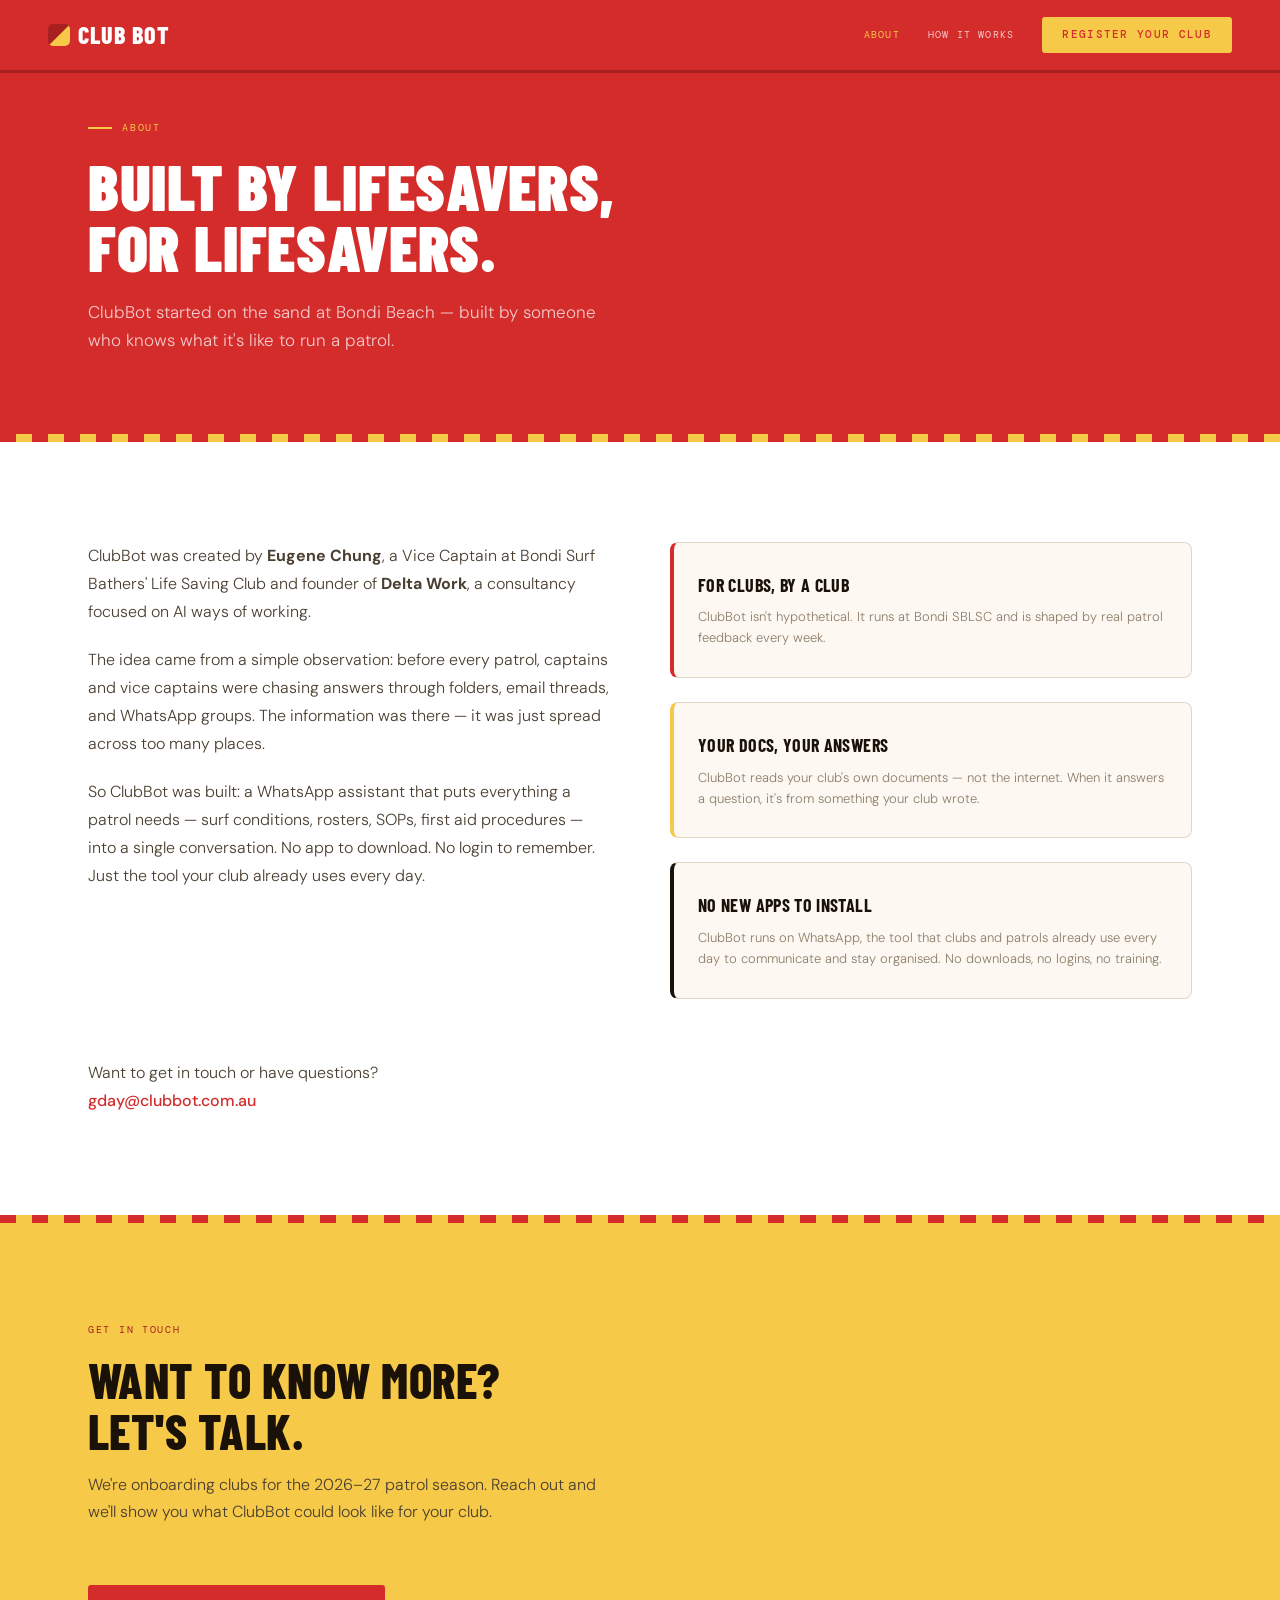
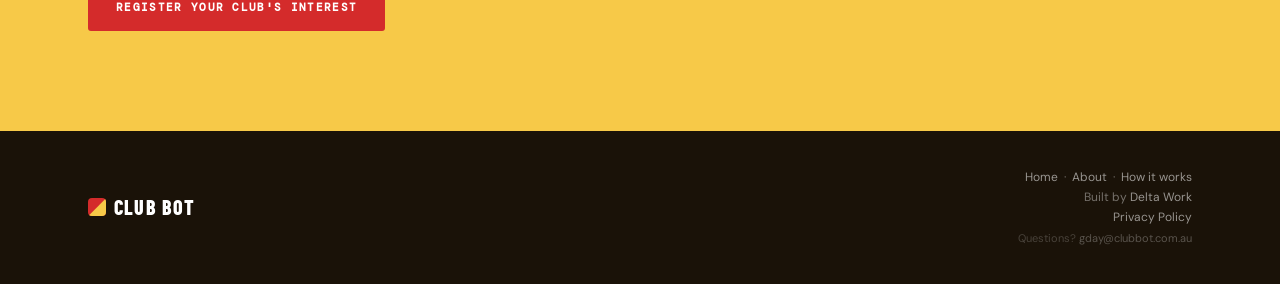
<file: about.html>
<!DOCTYPE html>
<html lang="en">
<head>
<meta charset="UTF-8">
<meta name="viewport" content="width=device-width, initial-scale=1.0">
<title>About — ClubBot</title>
<link rel="icon" href="/favicon.svg" type="image/svg+xml">
<link rel="icon" href="/favicon-32.png" sizes="32x32" type="image/png">
<link rel="icon" href="/favicon-16.png" sizes="16x16" type="image/png">
<link rel="apple-touch-icon" href="/apple-touch-icon.png">
<link rel="manifest" href="/site.webmanifest">
<meta name="theme-color" content="#D42B2B">
<meta property="og:type" content="website">
<meta property="og:url" content="https://clubbot.com.au/about">
<meta property="og:title" content="About ClubBot — a WhatsApp assistant for surf clubs">
<meta property="og:description" content="Built by lifesavers, for lifesavers.">
<meta property="og:image" content="https://clubbot.com.au/og-image.png">
<meta name="twitter:card" content="summary_large_image">
<meta name="twitter:title" content="About ClubBot">
<meta name="twitter:description" content="Built by lifesavers, for lifesavers.">
<meta name="twitter:image" content="https://clubbot.com.au/x-image.png">
<link rel="preconnect" href="https://fonts.googleapis.com">
<link rel="preconnect" href="https://fonts.gstatic.com" crossorigin>
<link href="https://fonts.googleapis.com/css2?family=Barlow+Condensed:wght@600;700;800;900&family=DM+Sans:ital,wght@0,300;0,400;0,500;0,600;1,300&family=DM+Mono:wght@400;500&display=swap" rel="stylesheet">
<link rel="stylesheet" href="/style.css">
<style>
.nav-link-active { color: var(--yellow) !important; }
</style>
</head>
<body>

<nav>
  <a class="nav-logo" href="/">
    <div class="nav-logo-mark"></div>
    CLUB&thinsp;BOT
  </a>
  <button class="nav-toggle" type="button" aria-label="Open menu" aria-expanded="false" aria-controls="nav-links">
    <span></span><span></span><span></span>
  </button>
  <div class="nav-links" id="nav-links">
    <a class="nav-link nav-link-active" href="/about">About</a>
    <a class="nav-link" href="/how-it-works">How it works</a>
    <a class="nav-cta" href="/#interest">Register your club</a>
  </div>
</nav>
<script src="/nav.js" defer></script>

<div class="page-header-wrap">
  <div class="page-header">
    <div class="page-header-eyebrow">About</div>
    <h1 class="page-header-title">Built by lifesavers,<br>for lifesavers.</h1>
    <p class="page-header-sub">ClubBot started on the sand at Bondi Beach — built by someone who knows what it's like to run a patrol.</p>
  </div>
</div>

<div class="flag-stripe"></div>

<div class="content-wrap">
  <section>
    <div class="about-grid">
      <div class="about-story">
        <p>ClubBot was created by <strong>Eugene Chung</strong>, a Vice Captain at Bondi Surf Bathers' Life Saving Club and founder of <strong>Delta Work</strong>, a consultancy focused on AI ways of working.</p>
        <p>The idea came from a simple observation: before every patrol, captains and vice captains were chasing answers through folders, email threads, and WhatsApp groups. The information was there — it was just spread across too many places.</p>
        <p>So ClubBot was built: a WhatsApp assistant that puts everything a patrol needs — surf conditions, rosters, SOPs, first aid procedures — into a single conversation. No app to download. No login to remember. Just the tool your club already uses every day.</p>
      </div>
      <div class="about-principles">
        <div class="about-principle">
          <div class="about-principle-title">For clubs, by a club</div>
          <div class="about-principle-body">ClubBot isn't hypothetical. It runs at Bondi SBLSC and is shaped by real patrol feedback every week.</div>
        </div>
        <div class="about-principle">
          <div class="about-principle-title">Your docs, your answers</div>
          <div class="about-principle-body">ClubBot reads your club's own documents — not the internet. When it answers a question, it's from something your club wrote.</div>
        </div>
        <div class="about-principle">
          <div class="about-principle-title">No new apps to install</div>
          <div class="about-principle-body">ClubBot runs on WhatsApp, the tool that clubs and patrols already use every day to communicate and stay organised. No downloads, no logins, no training.</div>
        </div>
      </div>
    </div>
    <p class="about-contact">Want to get in touch or have questions?<br><a href="mailto:gday@clubbot.com.au">gday@clubbot.com.au</a></p>
  </section>
</div>

<div class="flag-stripe"></div>

<div class="cta-wrap">
  <section>
    <div class="section-eyebrow">Get in touch</div>
    <h2 class="section-title">Want to know more?<br>Let's talk.</h2>
    <p class="section-sub">We're onboarding clubs for the 2026–27 patrol season. Reach out and we'll show you what ClubBot could look like for your club.</p>
    <a class="btn-primary" href="/#interest" style="color:var(--white);background:var(--red);">Register your club's interest</a>
  </section>
</div>

<div class="footer-wrap">
  <footer>
    <div class="footer-logo">
      <div class="footer-logo-dot"></div>
      CLUB&thinsp;BOT
    </div>
    <div class="footer-right">
      <a href="/">Home</a> &nbsp;·&nbsp;
      <a href="/about">About</a> &nbsp;·&nbsp;
      <a href="/how-it-works">How it works</a><br>
      Built by <a href="https://deltawork.ai">Delta Work</a><br>
      <a href="/privacy">Privacy Policy</a><br>
      <span style="font-size:11px; opacity:0.5;">Questions? <a href="mailto:gday@clubbot.com.au">gday@clubbot.com.au</a></span>
    </div>
  </footer>
</div>

</body>
</html>
</file>
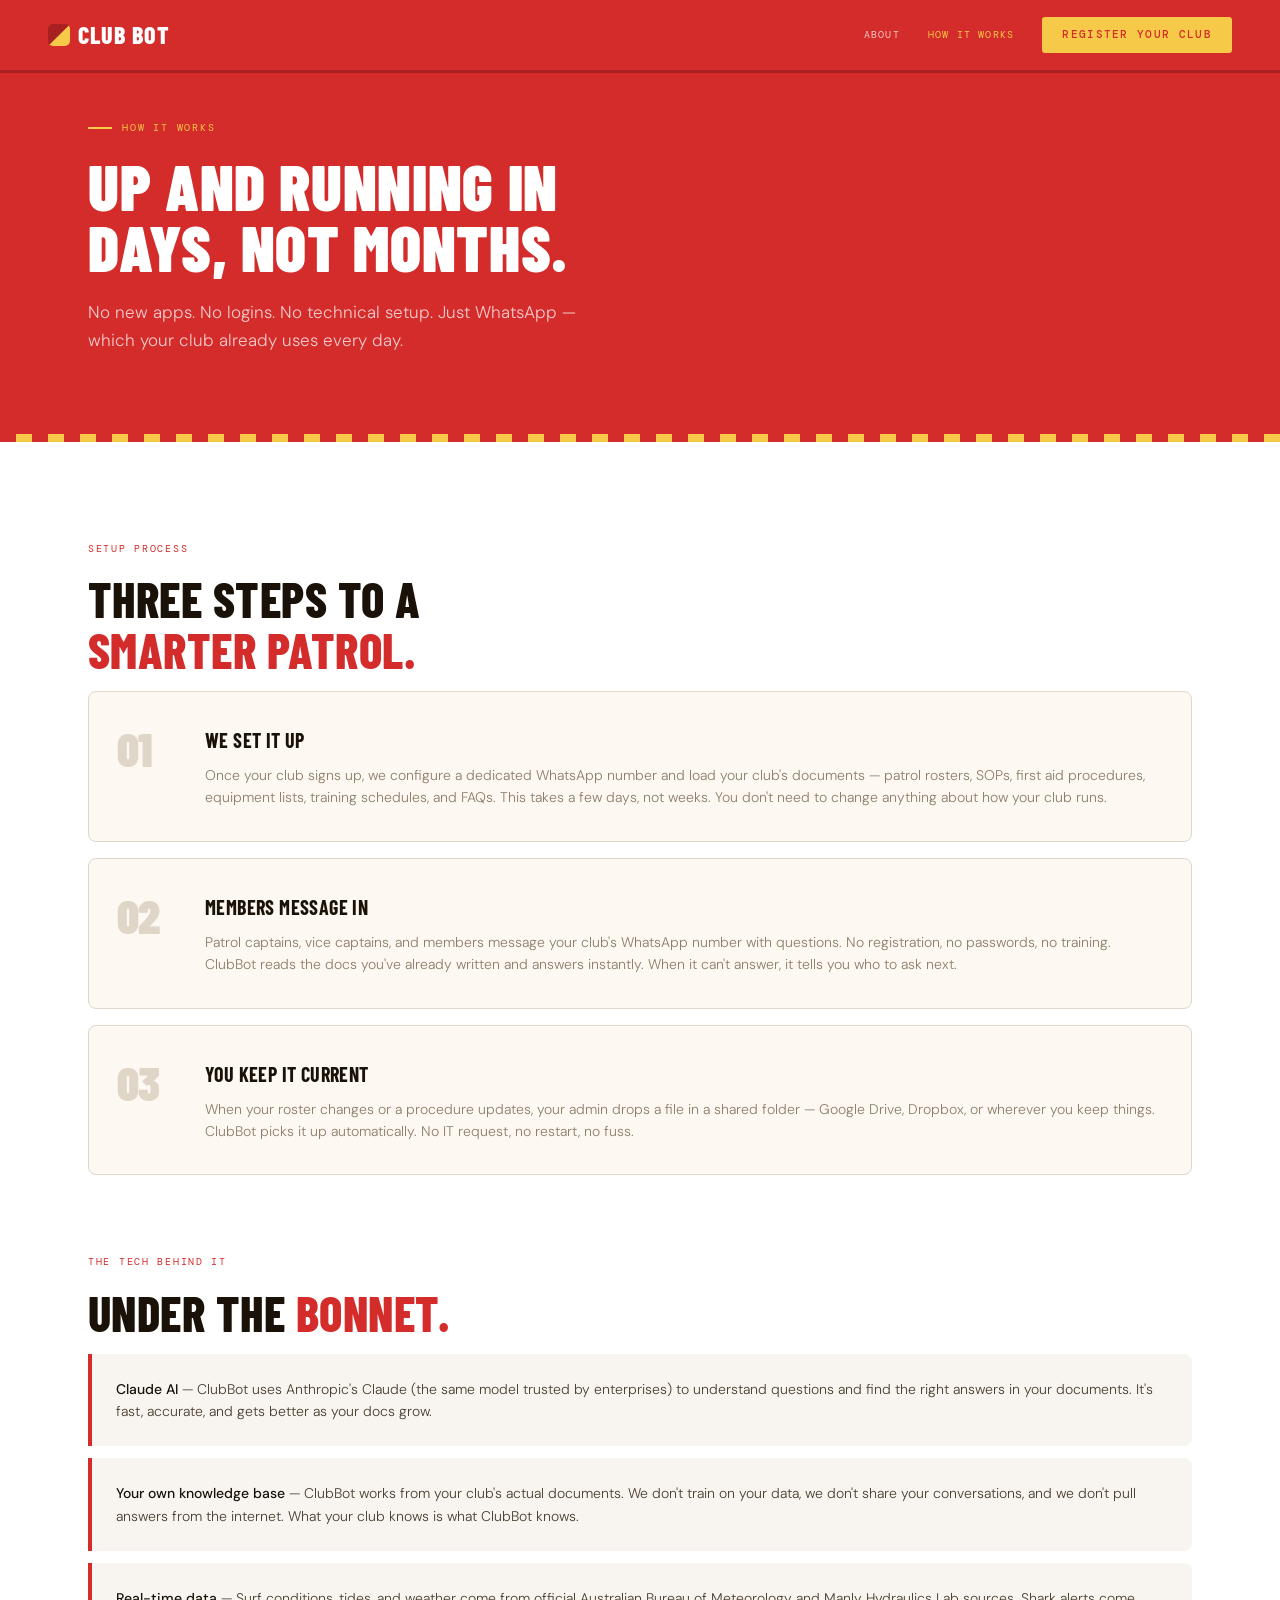
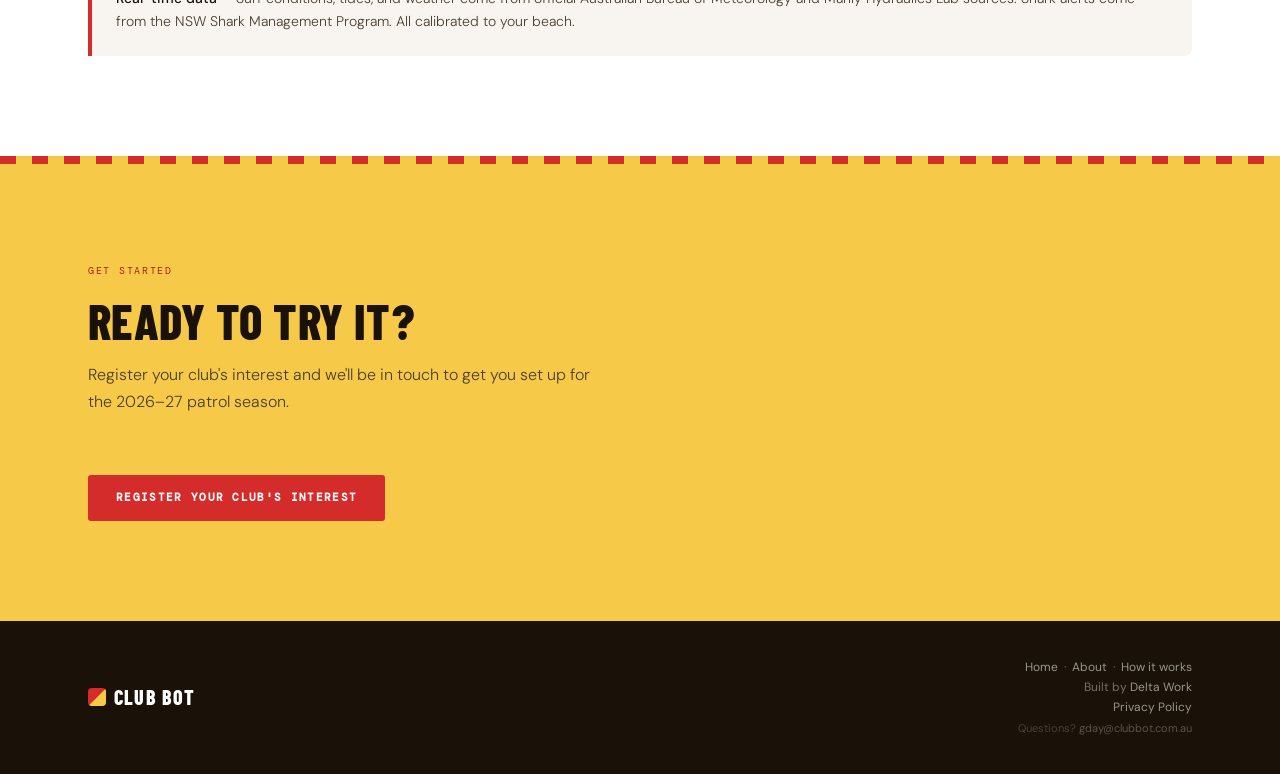
<file: how-it-works.html>
<!DOCTYPE html>
<html lang="en">
<head>
<meta charset="UTF-8">
<meta name="viewport" content="width=device-width, initial-scale=1.0">
<title>How it works — ClubBot</title>
<link rel="icon" href="/favicon.svg" type="image/svg+xml">
<link rel="icon" href="/favicon-32.png" sizes="32x32" type="image/png">
<link rel="icon" href="/favicon-16.png" sizes="16x16" type="image/png">
<link rel="apple-touch-icon" href="/apple-touch-icon.png">
<link rel="manifest" href="/site.webmanifest">
<meta name="theme-color" content="#D42B2B">
<meta property="og:type" content="website">
<meta property="og:url" content="https://clubbot.com.au/how-it-works">
<meta property="og:title" content="How ClubBot works — a WhatsApp assistant for surf clubs">
<meta property="og:description" content="Up and running in days, not months.">
<meta property="og:image" content="https://clubbot.com.au/og-image.png">
<meta name="twitter:card" content="summary_large_image">
<meta name="twitter:title" content="How ClubBot works">
<meta name="twitter:description" content="Up and running in days, not months.">
<meta name="twitter:image" content="https://clubbot.com.au/x-image.png">
<link rel="preconnect" href="https://fonts.googleapis.com">
<link rel="preconnect" href="https://fonts.gstatic.com" crossorigin>
<link href="https://fonts.googleapis.com/css2?family=Barlow+Condensed:wght@600;700;800;900&family=DM+Sans:ital,wght@0,300;0,400;0,500;0,600;1,300&family=DM+Mono:wght@400;500&display=swap" rel="stylesheet">
<link rel="stylesheet" href="/style.css">
<style>
.nav-link-active { color: var(--yellow) !important; }
</style>
</head>
<body>

<nav>
  <a class="nav-logo" href="/">
    <div class="nav-logo-mark"></div>
    CLUB&thinsp;BOT
  </a>
  <button class="nav-toggle" type="button" aria-label="Open menu" aria-expanded="false" aria-controls="nav-links">
    <span></span><span></span><span></span>
  </button>
  <div class="nav-links" id="nav-links">
    <a class="nav-link" href="/about">About</a>
    <a class="nav-link nav-link-active" href="/how-it-works">How it works</a>
    <a class="nav-cta" href="/#interest">Register your club</a>
  </div>
</nav>
<script src="/nav.js" defer></script>

<div class="page-header-wrap">
  <div class="page-header">
    <div class="page-header-eyebrow">How it works</div>
    <h1 class="page-header-title">Up and running in<br>days, not months.</h1>
    <p class="page-header-sub">No new apps. No logins. No technical setup. Just WhatsApp — which your club already uses every day.</p>
  </div>
</div>

<div class="flag-stripe"></div>

<div class="content-wrap">
  <section>
    <div class="section-eyebrow">Setup process</div>
    <h2 class="section-title">Three steps to a<br><em>smarter patrol.</em></h2>

    <div class="how-deep">
      <div class="how-step-card">
        <div class="how-step-num">01</div>
        <div>
          <div class="how-step-title">We set it up</div>
          <div class="how-step-body">Once your club signs up, we configure a dedicated WhatsApp number and load your club's documents — patrol rosters, SOPs, first aid procedures, equipment lists, training schedules, and FAQs. This takes a few days, not weeks. You don't need to change anything about how your club runs.</div>
        </div>
      </div>
      <div class="how-step-card">
        <div class="how-step-num">02</div>
        <div>
          <div class="how-step-title">Members message in</div>
          <div class="how-step-body">Patrol captains, vice captains, and members message your club's WhatsApp number with questions. No registration, no passwords, no training. ClubBot reads the docs you've already written and answers instantly. When it can't answer, it tells you who to ask next.</div>
        </div>
      </div>
      <div class="how-step-card">
        <div class="how-step-num">03</div>
        <div>
          <div class="how-step-title">You keep it current</div>
          <div class="how-step-body">When your roster changes or a procedure updates, your admin drops a file in a shared folder — Google Drive, Dropbox, or wherever you keep things. ClubBot picks it up automatically. No IT request, no restart, no fuss.</div>
        </div>
      </div>
    </div>

    <div class="section-eyebrow" style="margin-top:80px;">The tech behind it</div>
    <h2 class="section-title">Under the <em>bonnet.</em></h2>

    <div class="how-tech-note">
      <strong>Claude AI</strong> — ClubBot uses Anthropic's Claude (the same model trusted by enterprises) to understand questions and find the right answers in your documents. It's fast, accurate, and gets better as your docs grow.
    </div>
    <div class="how-tech-note" style="margin-top:12px;">
      <strong>Your own knowledge base</strong> — ClubBot works from your club's actual documents. We don't train on your data, we don't share your conversations, and we don't pull answers from the internet. What your club knows is what ClubBot knows.
    </div>
    <div class="how-tech-note" style="margin-top:12px;">
      <strong>Real-time data</strong> — Surf conditions, tides, and weather come from official Australian Bureau of Meteorology and Manly Hydraulics Lab sources. Shark alerts come from the NSW Shark Management Program. All calibrated to your beach.
    </div>
  </section>
</div>

<div class="flag-stripe"></div>

<div class="cta-wrap">
  <section>
    <div class="section-eyebrow">Get started</div>
    <h2 class="section-title">Ready to try it?</h2>
    <p class="section-sub">Register your club's interest and we'll be in touch to get you set up for the 2026–27 patrol season.</p>
    <a class="btn-primary" href="/#interest" style="color:var(--white);background:var(--red);">Register your club's interest</a>
  </section>
</div>

<div class="footer-wrap">
  <footer>
    <div class="footer-logo">
      <div class="footer-logo-dot"></div>
      CLUB&thinsp;BOT
    </div>
    <div class="footer-right">
      <a href="/">Home</a> &nbsp;·&nbsp;
      <a href="/about">About</a> &nbsp;·&nbsp;
      <a href="/how-it-works">How it works</a><br>
      Built by <a href="https://deltawork.ai">Delta Work</a><br>
      <a href="/privacy">Privacy Policy</a><br>
      <span style="font-size:11px; opacity:0.5;">Questions? <a href="mailto:gday@clubbot.com.au">gday@clubbot.com.au</a></span>
    </div>
  </footer>
</div>

</body>
</html>
</file>
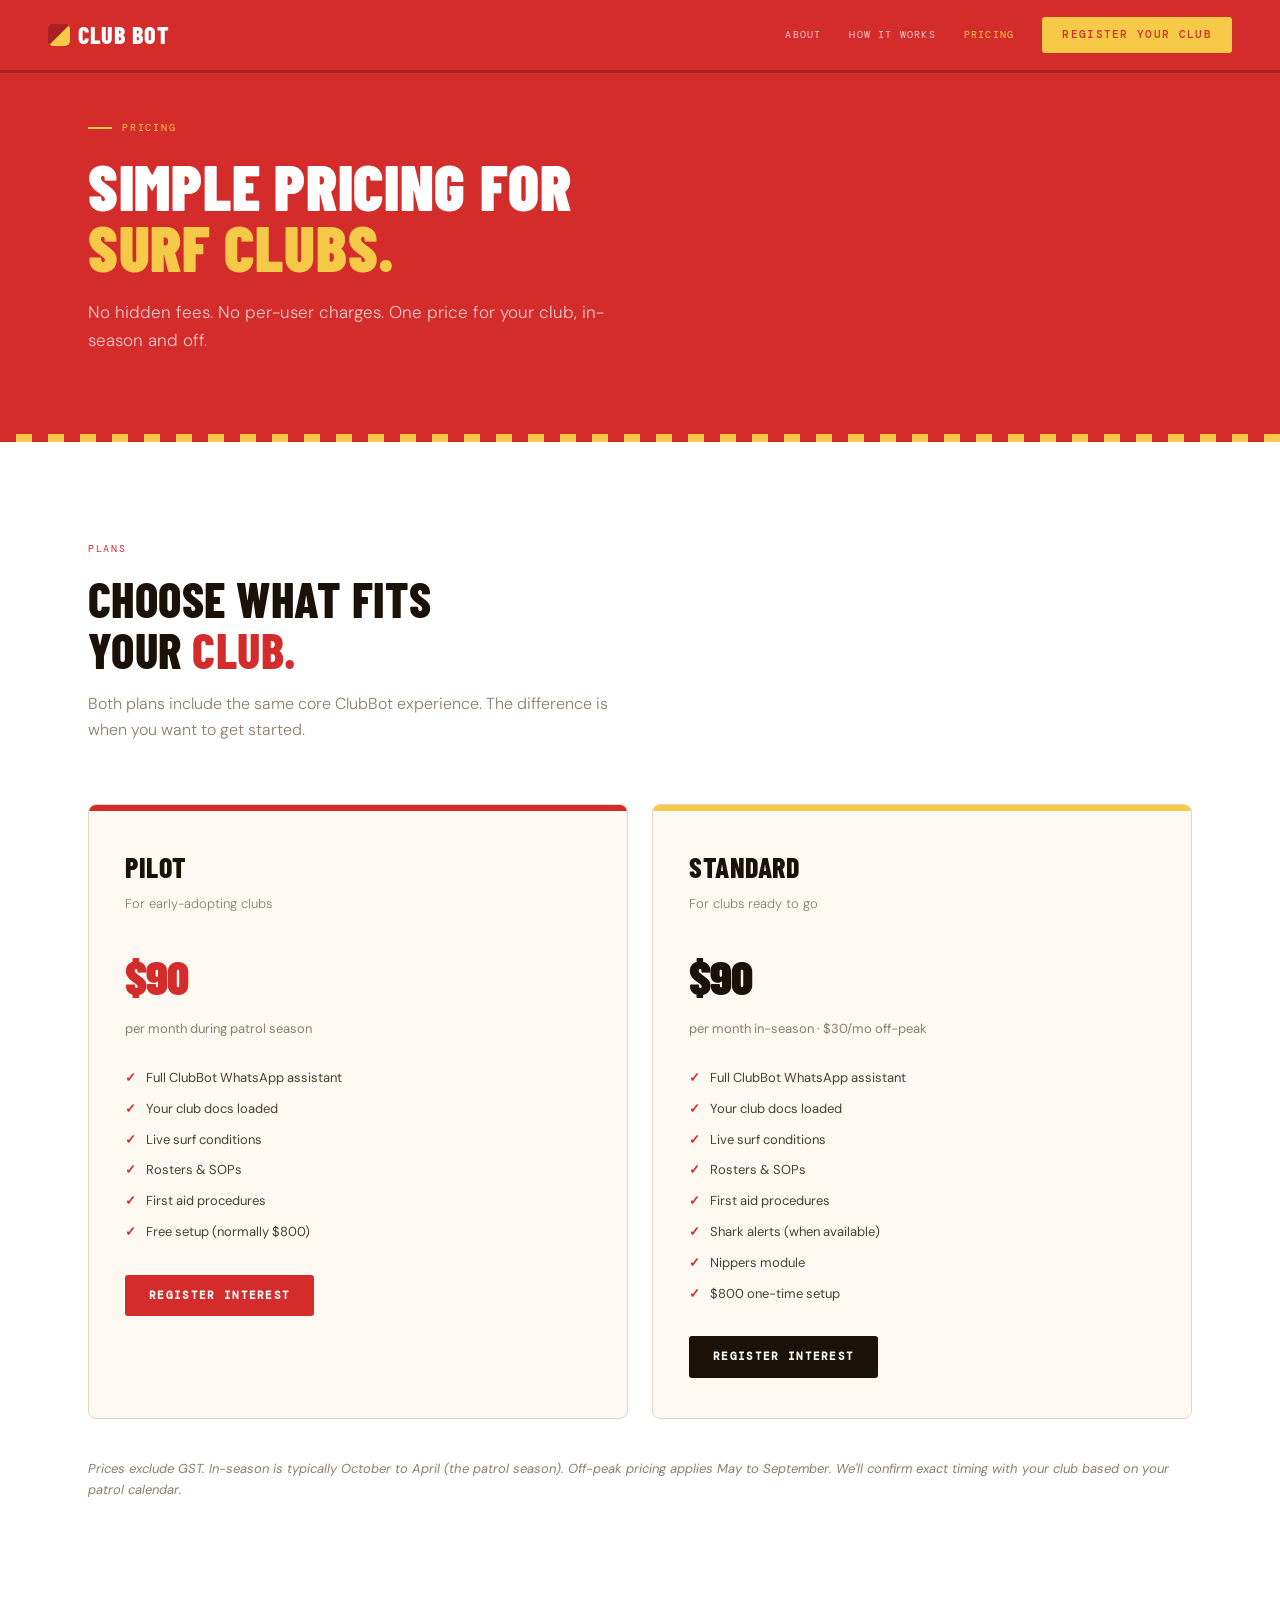
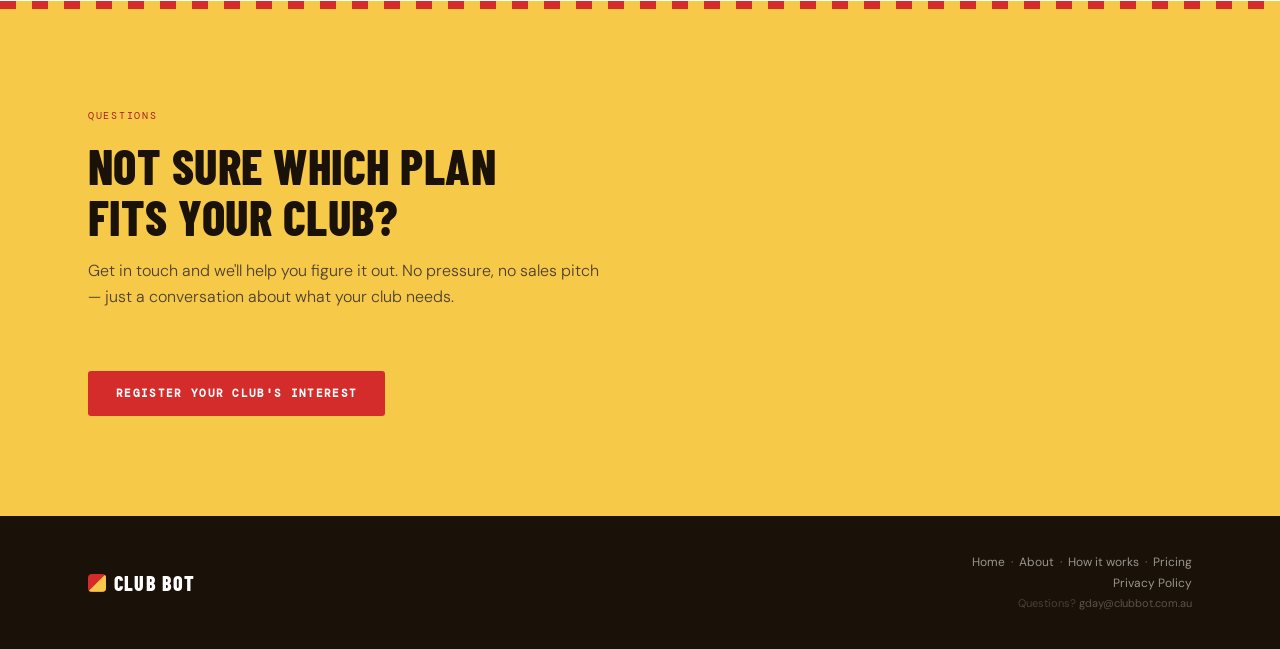
<file: pricing.html>
<!DOCTYPE html>
<html lang="en">
<head>
<meta charset="UTF-8">
<meta name="viewport" content="width=device-width, initial-scale=1.0">
<title>Pricing — ClubBot</title>
<link rel="icon" href="/favicon.svg" type="image/svg+xml">
<link rel="icon" href="/favicon-32.png" sizes="32x32" type="image/png">
<link rel="icon" href="/favicon-16.png" sizes="16x16" type="image/png">
<link rel="apple-touch-icon" href="/apple-touch-icon.png">
<link rel="manifest" href="/site.webmanifest">
<meta name="theme-color" content="#D42B2B">
<meta property="og:type" content="website">
<meta property="og:url" content="https://clubbot.com.au/pricing">
<meta property="og:title" content="Pricing — ClubBot">
<meta property="og:description" content="Simple pricing for surf clubs of every size.">
<meta property="og:image" content="https://clubbot.com.au/og-image.png">
<meta name="twitter:card" content="summary_large_image">
<meta name="twitter:title" content="Pricing — ClubBot">
<meta name="twitter:description" content="Simple pricing for surf clubs of every size.">
<meta name="twitter:image" content="https://clubbot.com.au/x-image.png">
<link rel="preconnect" href="https://fonts.googleapis.com">
<link rel="preconnect" href="https://fonts.gstatic.com" crossorigin>
<link href="https://fonts.googleapis.com/css2?family=Barlow+Condensed:wght@600;700;800;900&family=DM+Sans:ital,wght@0,300;0,400;0,500;0,600;1,300&family=DM+Mono:wght@400;500&display=swap" rel="stylesheet">
<link rel="stylesheet" href="/style.css">
<style>
.nav-link-active { color: var(--yellow) !important; }
</style>
</head>
<body>

<nav>
  <a class="nav-logo" href="/">
    <div class="nav-logo-mark"></div>
    CLUB&thinsp;BOT
  </a>
  <button class="nav-toggle" type="button" aria-label="Open menu" aria-expanded="false" aria-controls="nav-links">
    <span></span><span></span><span></span>
  </button>
  <div class="nav-links" id="nav-links">
    <a class="nav-link" href="/about">About</a>
    <a class="nav-link" href="/how-it-works">How it works</a>
    <a class="nav-link nav-link-active" href="/pricing">Pricing</a>
    <a class="nav-cta" href="/#interest">Register your club</a>
  </div>
</nav>
<script src="/nav.js" defer></script>

<div class="page-header-wrap">
  <div class="page-header">
    <div class="page-header-eyebrow">Pricing</div>
    <h1 class="page-header-title">Simple pricing for<br><em style="font-style:normal;color:var(--yellow);">surf clubs.</em></h1>
    <p class="page-header-sub">No hidden fees. No per-user charges. One price for your club, in-season and off.</p>
  </div>
</div>

<div class="flag-stripe"></div>

<div class="content-wrap">
  <section>
    <div class="section-eyebrow">Plans</div>
    <h2 class="section-title">Choose what fits<br>your <em>club.</em></h2>
    <p class="section-sub">Both plans include the same core ClubBot experience. The difference is when you want to get started.</p>

    <div class="pricing-comparison">
      <div class="pricing-tier">
        <div class="pricing-tier-name">Pilot</div>
        <div class="pricing-tier-desc">For early-adopting clubs</div>
        <div class="pricing-tier-amount">$90</div>
        <div class="pricing-tier-period">per month during patrol season</div>
        <ul class="pricing-tier-features">
          <li>Full ClubBot WhatsApp assistant</li>
          <li>Your club docs loaded</li>
          <li>Live surf conditions</li>
          <li>Rosters &amp; SOPs</li>
          <li>First aid procedures</li>
          <li>Free setup (normally $800)</li>
        </ul>
        <a class="pricing-tier-cta" href="/#interest">Register interest</a>
      </div>
      <div class="pricing-tier">
        <div class="pricing-tier-name">Standard</div>
        <div class="pricing-tier-desc">For clubs ready to go</div>
        <div class="pricing-tier-amount">$90</div>
        <div class="pricing-tier-period">per month in-season · $30/mo off-peak</div>
        <ul class="pricing-tier-features">
          <li>Full ClubBot WhatsApp assistant</li>
          <li>Your club docs loaded</li>
          <li>Live surf conditions</li>
          <li>Rosters &amp; SOPs</li>
          <li>First aid procedures</li>
          <li>Shark alerts (when available)</li>
          <li>Nippers module</li>
          <li>$800 one-time setup</li>
        </ul>
        <a class="pricing-tier-cta" href="/#interest">Register interest</a>
      </div>
    </div>

    <div class="pricing-footnote">
      Prices exclude GST. In-season is typically October to April (the patrol season). Off-peak pricing applies May to September. We'll confirm exact timing with your club based on your patrol calendar.
    </div>
  </section>
</div>

<div class="flag-stripe"></div>

<div class="cta-wrap">
  <section>
    <div class="section-eyebrow">Questions</div>
    <h2 class="section-title">Not sure which plan<br>fits your club?</h2>
    <p class="section-sub">Get in touch and we'll help you figure it out. No pressure, no sales pitch — just a conversation about what your club needs.</p>
    <a class="btn-primary" href="/#interest" style="color:var(--white);background:var(--red);">Register your club's interest</a>
  </section>
</div>

<div class="footer-wrap">
  <footer>
    <div class="footer-logo">
      <div class="footer-logo-dot"></div>
      CLUB&thinsp;BOT
    </div>
    <div class="footer-right">
      <a href="/">Home</a> &nbsp;·&nbsp;
      <a href="/about">About</a> &nbsp;·&nbsp;
      <a href="/how-it-works">How it works</a> &nbsp;·&nbsp;
      <a href="/pricing">Pricing</a><br>
      <a href="/privacy">Privacy Policy</a><br>
      <span style="font-size:11px; opacity:0.5;">Questions? <a href="mailto:gday@clubbot.com.au">gday@clubbot.com.au</a></span>
    </div>
  </footer>
</div>

</body>
</html>
</file>
<file: style.css>
/* ── Reset ─────────────────────────────────────── */
*, *::before, *::after { box-sizing: border-box; margin: 0; padding: 0; }
html { scroll-behavior: smooth; }

/* ── Tokens ────────────────────────────────────── */
:root {
  --red:         #D42B2B;
  --red-dark:    #A82020;
  --red-deep:    #7a1616;
  --yellow:      #F7C948;
  --yellow-dim:  #d4a82a;
  --white:       #FFFFFF;
  --off-white:   #F8F5F0;
  --sand:        #F0EAE0;
  --sand-dark:   #E0D6C8;
  --ink:         #1A1208;
  --ink-mid:     #4A3F30;
  --ink-light:   #8C7E6A;
  --rule:        #E0D6C8;
  --wa:          #25D366;
  --wa-bubble:   #1f6b42;
  --bot-bubble:  #f0e8d8;
  --bot-text:    #2a1f0e;
  --surface:     #FFFFFF;
  --card:        #FDF8F2;
  --hero-bg:     #C8241E;
  --font-display: 'Barlow Condensed', sans-serif;
  --font-body:    'DM Sans', sans-serif;
  --font-mono:    'DM Mono', monospace;
}

body {
  background: var(--off-white);
  color: var(--ink);
  font-family: var(--font-body);
  font-size: 16px;
  line-height: 1.6;
  -webkit-font-smoothing: antialiased;
}

/* ── NAV ───────────────────────────────────────── */
nav {
  position: fixed;
  top: 0; left: 0; right: 0;
  z-index: 100;
  display: flex;
  align-items: center;
  justify-content: space-between;
  padding: 16px 48px;
  background: var(--red);
  border-bottom: 3px solid var(--red-dark);
}

.nav-logo {
  font-family: var(--font-display);
  font-weight: 800;
  font-size: 24px;
  letter-spacing: 0.04em;
  text-transform: uppercase;
  color: var(--white);
  text-decoration: none;
  display: flex;
  align-items: center;
  gap: 8px;
  flex-shrink: 0;
  white-space: nowrap;
}

.nav-logo-mark {
  width: 22px;
  height: 22px;
  border-radius: 5px;
  background: var(--red-dark);
  overflow: hidden;
  position: relative;
  flex-shrink: 0;
}

.nav-logo-mark::after {
  content: '';
  position: absolute;
  inset: 0;
  background: var(--yellow);
  clip-path: polygon(100% 0, 100% 100%, 0 100%);
}

.nav-links {
  display: flex;
  align-items: center;
  gap: 28px;
}

.nav-link {
  font-family: var(--font-mono);
  font-size: 10px;
  letter-spacing: 0.12em;
  text-transform: uppercase;
  color: rgba(255,255,255,0.75);
  text-decoration: none;
  transition: color 0.2s;
}

.nav-link:hover { color: var(--yellow); }

.nav-cta {
  font-family: var(--font-mono);
  font-size: 11px;
  letter-spacing: 0.12em;
  text-transform: uppercase;
  color: var(--red);
  background: var(--yellow);
  padding: 9px 20px;
  border-radius: 3px;
  text-decoration: none;
  cursor: pointer;
  font-weight: 500;
  transition: background 0.2s;
}
.nav-cta:hover { background: var(--yellow-dim); }

.nav-toggle {
  display: none;
  flex-direction: column;
  justify-content: center;
  gap: 5px;
  width: 40px;
  height: 40px;
  margin-right: -8px;
  padding: 8px;
  background: none;
  border: none;
  cursor: pointer;
}

.nav-toggle span {
  display: block;
  height: 2px;
  background: var(--white);
  border-radius: 1px;
  transition: transform 0.2s, opacity 0.2s;
}

.nav-open .nav-toggle span:nth-child(1) { transform: translateY(7px) rotate(45deg); }
.nav-open .nav-toggle span:nth-child(2) { opacity: 0; }
.nav-open .nav-toggle span:nth-child(3) { transform: translateY(-7px) rotate(-45deg); }

.nav-toggle:focus-visible { outline: 2px solid var(--yellow); outline-offset: 2px; }

/* ── PAGE HEADER (for sub-pages) ───────────────── */
.page-header-wrap {
  background: var(--red);
  position: relative;
  overflow: hidden;
}

.page-header {
  padding: 120px 48px 80px;
  max-width: 1200px;
  margin: 0 auto;
  position: relative;
  z-index: 1;
}

.page-header-eyebrow {
  font-family: var(--font-mono);
  font-size: 10px;
  letter-spacing: 0.18em;
  text-transform: uppercase;
  color: var(--yellow);
  margin-bottom: 20px;
  display: flex;
  align-items: center;
  gap: 10px;
}

.page-header-eyebrow::before {
  content: '';
  display: inline-block;
  width: 24px;
  height: 2px;
  background: var(--yellow);
}

.page-header-title {
  font-family: var(--font-display);
  font-weight: 900;
  font-size: clamp(40px, 5vw, 64px);
  line-height: 0.95;
  letter-spacing: 0.01em;
  text-transform: uppercase;
  color: var(--white);
  margin-bottom: 20px;
}

.page-header-sub {
  font-size: 17px;
  line-height: 1.65;
  color: rgba(255,255,255,0.75);
  font-weight: 300;
  max-width: 520px;
}

.page-header-sub strong {
  color: var(--white);
  font-weight: 500;
}

/* ── SECTION COMMONS ───────────────────────────── */
section {
  padding: 100px 48px;
  max-width: 1200px;
  margin: 0 auto;
}

.section-eyebrow {
  font-family: var(--font-mono);
  font-size: 9.5px;
  letter-spacing: 0.18em;
  text-transform: uppercase;
  color: var(--red);
  margin-bottom: 16px;
}

.section-title {
  font-family: var(--font-display);
  font-weight: 800;
  font-size: clamp(32px, 3.8vw, 50px);
  line-height: 1.05;
  letter-spacing: 0.01em;
  text-transform: uppercase;
  color: var(--ink);
  margin-bottom: 16px;
}

.section-title em {
  font-style: normal;
  color: var(--red);
}

.section-sub {
  font-size: 16px;
  line-height: 1.65;
  color: var(--ink-light);
  font-weight: 300;
  max-width: 520px;
  margin-bottom: 60px;
}

/* ── FLAG STRIPE DIVIDER ───────────────────────── */
.flag-stripe {
  height: 8px;
  background: repeating-linear-gradient(
    90deg,
    var(--red) 0px,
    var(--red) 50%,
    var(--yellow) 50%,
    var(--yellow) 100%
  );
  background-size: 32px 8px;
}

/* ── CONTENT PAGES ─────────────────────────────── */
.content-wrap { background: var(--white); }

.content-body {
  font-size: 16px;
  line-height: 1.75;
  color: var(--ink-mid);
  font-weight: 300;
  max-width: 720px;
}

.content-body p { margin-bottom: 20px; }

.content-body h3 {
  font-family: var(--font-display);
  font-weight: 700;
  font-size: 24px;
  text-transform: uppercase;
  letter-spacing: 0.02em;
  color: var(--ink);
  margin: 48px 0 16px;
}

.content-body ul {
  margin: 0 0 20px 24px;
  list-style: none;
}

.content-body ul li {
  padding-left: 20px;
  position: relative;
  margin-bottom: 10px;
}

.content-body ul li::before {
  content: '';
  position: absolute;
  left: 0;
  top: 10px;
  width: 8px;
  height: 2px;
  background: var(--red);
}

/* ── PRICING PAGE ──────────────────────────────── */
.pricing-comparison {
  display: grid;
  grid-template-columns: 1fr 1fr;
  gap: 24px;
  margin-top: 60px;
}

.pricing-tier {
  background: var(--card);
  border: 1px solid var(--rule);
  border-radius: 8px;
  padding: 40px 36px;
  position: relative;
  overflow: hidden;
}

.pricing-tier::before {
  content: '';
  position: absolute;
  top: 0; left: 0; right: 0;
  height: 6px;
  background: var(--red);
}

.pricing-tier:last-child::before { background: var(--yellow); }

.pricing-tier-name {
  font-family: var(--font-display);
  font-weight: 800;
  font-size: 28px;
  text-transform: uppercase;
  letter-spacing: 0.02em;
  color: var(--ink);
  margin-bottom: 4px;
}

.pricing-tier-desc {
  font-size: 13px;
  color: var(--ink-light);
  font-weight: 300;
  margin-bottom: 24px;
}

.pricing-tier-amount {
  font-family: var(--font-display);
  font-weight: 900;
  font-size: 48px;
  color: var(--red);
  letter-spacing: -0.02em;
  margin-bottom: 4px;
}

.pricing-tier:last-child .pricing-tier-amount { color: var(--ink); }

.pricing-tier-period {
  font-size: 13px;
  color: var(--ink-light);
  margin-bottom: 28px;
}

.pricing-tier-features {
  list-style: none;
  display: flex;
  flex-direction: column;
  gap: 10px;
  margin-bottom: 32px;
}

.pricing-tier-features li {
  font-size: 13px;
  color: var(--ink-mid);
  display: flex;
  gap: 10px;
  align-items: baseline;
}

.pricing-tier-features li::before {
  content: '✓';
  color: var(--red);
  font-weight: 700;
  flex-shrink: 0;
}

.pricing-tier-cta {
  font-family: var(--font-mono);
  font-size: 11px;
  letter-spacing: 0.12em;
  text-transform: uppercase;
  color: var(--white);
  background: var(--red);
  padding: 12px 24px;
  border-radius: 3px;
  text-decoration: none;
  display: inline-block;
  font-weight: 600;
  transition: background 0.2s;
}

.pricing-tier-cta:hover { background: var(--red-dark); }

.pricing-tier:last-child .pricing-tier-cta {
  background: var(--ink);
}

.pricing-tier:last-child .pricing-tier-cta:hover { background: var(--ink-mid); }

.pricing-footnote {
  margin-top: 40px;
  font-size: 13px;
  color: var(--ink-light);
  font-style: italic;
  line-height: 1.6;
}

/* ── ABOUT PAGE ─────────────────────────────────── */
.about-grid {
  display: grid;
  grid-template-columns: 1fr 1fr;
  gap: 60px;
  align-items: start;
  margin-bottom: 60px;
}

.about-story p {
  font-size: 16px;
  line-height: 1.75;
  color: var(--ink-mid);
  font-weight: 300;
  margin-bottom: 20px;
}

.about-principles {
  display: flex;
  flex-direction: column;
  gap: 24px;
}

.about-principle {
  background: var(--card);
  border: 1px solid var(--rule);
  border-radius: 8px;
  padding: 28px 24px;
  border-left: 4px solid var(--red);
}

.about-principle:nth-child(2) { border-left-color: var(--yellow); }
.about-principle:nth-child(3) { border-left-color: var(--ink); }

.about-principle-title {
  font-family: var(--font-display);
  font-weight: 700;
  font-size: 18px;
  text-transform: uppercase;
  letter-spacing: 0.02em;
  color: var(--ink);
  margin-bottom: 8px;
}

.about-principle-body {
  font-size: 13px;
  color: var(--ink-light);
  line-height: 1.6;
  font-weight: 300;
}

.about-contact {
  font-size: 16px;
  line-height: 1.75;
  color: var(--ink-mid);
  font-weight: 300;
}

.about-contact a {
  color: var(--red);
  font-weight: 500;
  text-decoration: none;
}

.about-contact a:hover { text-decoration: underline; }

/* ── HOW IT WORKS PAGE ─────────────────────────── */
.how-deep {
  display: flex;
  flex-direction: column;
  gap: 16px;
  margin-bottom: 60px;
}

.how-step-card {
  display: grid;
  grid-template-columns: 64px 1fr;
  gap: 24px;
  background: var(--card);
  border: 1px solid var(--rule);
  border-radius: 8px;
  padding: 32px 28px;
  align-items: start;
}

.how-step-num {
  font-family: var(--font-display);
  font-weight: 900;
  font-size: 48px;
  color: var(--sand-dark);
  line-height: 1;
  letter-spacing: -0.02em;
}

.how-step-title {
  font-family: var(--font-display);
  font-weight: 700;
  font-size: 20px;
  text-transform: uppercase;
  letter-spacing: 0.02em;
  color: var(--ink);
  margin-bottom: 8px;
}

.how-step-body {
  font-size: 14px;
  color: var(--ink-light);
  line-height: 1.6;
  font-weight: 300;
}

.how-tech-note {
  background: var(--off-white);
  border-left: 4px solid var(--red);
  padding: 24px;
  border-radius: 0 8px 8px 0;
  font-size: 14px;
  color: var(--ink-mid);
  font-weight: 300;
  line-height: 1.6;
}

.how-tech-note strong {
  color: var(--ink);
  font-weight: 500;
}

/* ── HERO (homepage only) ──────────────────────── */
.hero-wrap {
  background: var(--red);
  position: relative;
  overflow: hidden;
}

.hero-wrap::after {
  content: '';
  position: absolute;
  bottom: -2px; left: 0; right: 0;
  height: 60px;
  background: var(--off-white);
  clip-path: ellipse(55% 100% at 50% 100%);
}

.hero {
  min-height: 100vh;
  display: grid;
  grid-template-columns: 1fr 1fr;
  gap: 0;
  align-items: center;
  padding: 120px 48px 100px;
  max-width: 1200px;
  margin: 0 auto;
  position: relative;
  z-index: 1;
}

.hero-wrap::before {
  content: '';
  position: absolute;
  inset: 0;
  background: repeating-linear-gradient(
    -55deg,
    transparent,
    transparent 40px,
    rgba(0,0,0,0.04) 40px,
    rgba(0,0,0,0.04) 41px
  );
  pointer-events: none;
}

.hero-left { padding-right: 60px; }

.hero-eyebrow {
  font-family: var(--font-mono);
  font-size: 10px;
  letter-spacing: 0.18em;
  text-transform: uppercase;
  color: var(--yellow);
  margin-bottom: 20px;
  display: flex;
  align-items: center;
  gap: 10px;
}

.hero-eyebrow::before {
  content: '';
  display: inline-block;
  width: 24px;
  height: 2px;
  background: var(--yellow);
}

.hero-headline {
  font-family: var(--font-display);
  font-weight: 900;
  font-size: clamp(48px, 5.8vw, 76px);
  line-height: 0.95;
  letter-spacing: 0.01em;
  text-transform: uppercase;
  color: var(--white);
  margin-bottom: 28px;
}

.hero-headline em {
  font-style: normal;
  color: var(--yellow);
  display: block;
}

.hero-sub {
  font-size: 17px;
  line-height: 1.65;
  color: rgba(255,255,255,0.75);
  font-weight: 300;
  max-width: 420px;
  margin-bottom: 40px;
}

.hero-sub strong { color: var(--white); font-weight: 500; }

.hero-actions {
  display: flex;
  align-items: center;
  gap: 20px;
  flex-wrap: wrap;
}

.btn-primary {
  font-family: var(--font-mono);
  font-size: 11px;
  letter-spacing: 0.12em;
  text-transform: uppercase;
  color: var(--red);
  background: var(--yellow);
  padding: 14px 28px;
  border-radius: 3px;
  cursor: pointer;
  border: none;
  font-weight: 600;
  transition: background 0.2s;
  text-decoration: none;
  display: inline-block;
}
.btn-primary:hover { background: var(--yellow-dim); }

.btn-secondary {
  font-family: var(--font-mono);
  font-size: 11px;
  letter-spacing: 0.12em;
  text-transform: uppercase;
  color: var(--white);
  background: transparent;
  padding: 14px 28px;
  border-radius: 3px;
  cursor: pointer;
  border: 1.5px solid rgba(255,255,255,0.35);
  transition: border-color 0.2s, color 0.2s;
  text-decoration: none;
  display: inline-block;
}
.btn-secondary:hover { border-color: var(--white); }

.hero-proof {
  font-size: 12px;
  color: rgba(255,255,255,0.55);
  font-style: italic;
  margin-top: 20px;
}

.hero-proof strong { color: var(--yellow); font-style: normal; font-weight: 500; }

/* ── CHAT DEMO (homepage) ──────────────────────── */
.chat-demo {
  background: var(--white);
  border-radius: 20px;
  overflow: hidden;
  box-shadow: 0 40px 80px rgba(100,0,0,0.35), 0 4px 16px rgba(0,0,0,0.15);
  max-width: 340px;
  margin-left: auto;
}

.chat-header {
  background: var(--red);
  padding: 14px 18px;
  display: flex;
  align-items: center;
  gap: 12px;
}

.chat-avatar {
  width: 38px;
  height: 38px;
  border-radius: 50%;
  background: var(--yellow);
  display: flex;
  align-items: center;
  justify-content: center;
  font-size: 18px;
  flex-shrink: 0;
  position: relative;
}

.chat-avatar-wa {
  position: absolute;
  bottom: -2px;
  right: -2px;
  width: 16px;
  height: 16px;
  background: var(--wa);
  border-radius: 50%;
  border: 2px solid var(--red);
  display: flex;
  align-items: center;
  justify-content: center;
}

.chat-info-name { font-size: 13px; font-weight: 600; color: var(--white); }
.chat-info-status { font-size: 11px; color: rgba(255,255,255,0.65); }

.chat-messages {
  padding: 16px 14px;
  min-height: 300px;
  background: #ECE5DD;
  display: flex;
  flex-direction: column;
  gap: 10px;
}

.msg {
  max-width: 82%;
  padding: 9px 13px;
  border-radius: 10px;
  font-size: 13px;
  line-height: 1.45;
  opacity: 0;
  transform: translateY(6px);
  transition: opacity 0.35s ease, transform 0.35s ease;
}

.msg.visible { opacity: 1; transform: translateY(0); }

.msg-user {
  background: var(--wa-bubble);
  color: #e8f5e9;
  align-self: flex-end;
  border-bottom-right-radius: 3px;
}

.msg-bot {
  background: var(--white);
  color: var(--bot-text);
  align-self: flex-start;
  border-bottom-left-radius: 3px;
  box-shadow: 0 1px 2px rgba(0,0,0,0.1);
}

.msg-bot strong { color: var(--red); font-weight: 600; }

.msg-bot .conditions-row {
  display: flex;
  gap: 6px;
  flex-wrap: wrap;
  margin-top: 7px;
}

.cond-pill {
  background: transparent;
  color: var(--ink);
  font-family: var(--font-mono);
  font-size: 10px;
  padding: 3px 9px;
  border-radius: 20px;
  white-space: nowrap;
  border: 1.5px solid var(--yellow);
}

.typing-indicator {
  background: var(--white);
  align-self: flex-start;
  padding: 10px 14px;
  border-radius: 10px;
  border-bottom-left-radius: 3px;
  opacity: 0;
  transition: opacity 0.3s ease;
  display: flex;
  gap: 4px;
  align-items: center;
  box-shadow: 0 1px 2px rgba(0,0,0,0.1);
}

.typing-indicator.visible { opacity: 1; }

.dot {
  width: 6px;
  height: 6px;
  background: var(--ink-light);
  border-radius: 50%;
  animation: bounce 1.2s infinite ease-in-out;
}
.dot:nth-child(2) { animation-delay: 0.2s; }
.dot:nth-child(3) { animation-delay: 0.4s; }

@keyframes bounce {
  0%, 80%, 100% { transform: translateY(0); }
  40% { transform: translateY(-5px); }
}

.chat-input-bar {
  padding: 12px 14px;
  background: var(--white);
  border-top: 1px solid var(--rule);
  display: flex;
  align-items: center;
  gap: 10px;
}

.chat-input-fake {
  flex: 1;
  background: var(--off-white);
  border-radius: 20px;
  padding: 8px 14px;
  font-size: 12px;
  color: var(--ink-light);
  cursor: default;
}

.chat-send {
  width: 32px;
  height: 32px;
  background: var(--wa);
  border-radius: 50%;
  display: flex;
  align-items: center;
  justify-content: center;
  color: white;
  font-size: 13px;
}

/* ── HOW IT WORKS (homepage) ───────────────────── */
.how-wrap { background: var(--white); }

.steps {
  display: grid;
  grid-template-columns: repeat(3, 1fr);
  gap: 2px;
}

.step {
  background: var(--card);
  padding: 40px 36px;
  position: relative;
  border: 1px solid var(--rule);
}

.step:first-child { border-radius: 8px 0 0 8px; }
.step:last-child { border-radius: 0 8px 8px 0; }

.step-num {
  font-family: var(--font-display);
  font-weight: 900;
  font-size: 72px;
  color: var(--sand-dark);
  line-height: 1;
  margin-bottom: 20px;
  letter-spacing: -0.02em;
}

.step-title {
  font-size: 15px;
  font-weight: 600;
  color: var(--ink);
  margin-bottom: 10px;
  text-transform: uppercase;
  letter-spacing: 0.04em;
  font-family: var(--font-display);
  font-size: 18px;
}

.step-body {
  font-size: 14px;
  color: var(--ink-light);
  line-height: 1.6;
  font-weight: 300;
}

/* ── WHAT IT HANDLES (homepage) ────────────────── */
.handles-wrap { background: var(--off-white); }

.handles-grid {
  display: grid;
  grid-template-columns: repeat(3, 1fr);
  gap: 16px;
}

.handle-card {
  background: var(--white);
  border: 1px solid var(--rule);
  border-radius: 8px;
  padding: 32px 28px;
  transition: box-shadow 0.2s, transform 0.2s;
  border-top: 4px solid var(--red);
}

.handle-card:nth-child(2) { border-top-color: var(--yellow); }
.handle-card:nth-child(3) { border-top-color: var(--red); }

.handle-card:hover {
  box-shadow: 0 8px 32px rgba(212,43,43,0.1);
  transform: translateY(-2px);
}

.handle-icon { font-size: 28px; margin-bottom: 16px; display: block; }

.handle-title {
  font-family: var(--font-display);
  font-size: 20px;
  font-weight: 700;
  text-transform: uppercase;
  letter-spacing: 0.02em;
  color: var(--ink);
  margin-bottom: 10px;
}

.handle-body {
  font-size: 13px;
  color: var(--ink-light);
  line-height: 1.6;
  font-weight: 300;
}

.handles-coming-soon-heading {
  font-family: var(--font-mono);
  font-size: 9.5px;
  letter-spacing: 0.18em;
  text-transform: uppercase;
  color: var(--ink-light);
  margin: 52px 0 32px;
  display: flex;
  align-items: center;
  gap: 16px;
}

.handles-coming-soon-heading::before,
.handles-coming-soon-heading::after {
  content: '';
  flex: 1;
  height: 1px;
  background: var(--rule);
}

.handle-examples {
  margin-top: 14px;
  display: flex;
  flex-direction: column;
  gap: 6px;
}

.handle-example {
  font-family: var(--font-mono);
  font-size: 10px;
  color: var(--red-dark);
  background: #FFF0F0;
  padding: 4px 10px;
  border-radius: 3px;
  border-left: 2px solid var(--red);
}

/* ── PRICING (homepage) ────────────────────────── */
.pricing-wrap { background: var(--red); }
.pricing-wrap .section-eyebrow { color: var(--yellow); }
.pricing-wrap .section-title { color: var(--white); }
.pricing-wrap .section-sub { color: rgba(255,255,255,0.65); }

.pricing-card {
  background: var(--white);
  border-radius: 8px;
  padding: 52px;
  max-width: 680px;
  position: relative;
  overflow: hidden;
  box-shadow: 0 24px 60px rgba(0,0,0,0.2);
}

.pricing-card::before {
  content: '';
  position: absolute;
  top: 0; left: 0; right: 0;
  height: 6px;
  background: var(--yellow);
}

.pricing-club-label {
  font-family: var(--font-mono);
  font-size: 9px;
  letter-spacing: 0.14em;
  text-transform: uppercase;
  color: var(--ink-light);
  margin-bottom: 28px;
}

.pricing-rows {
  display: flex;
  flex-direction: column;
  margin-bottom: 36px;
}

.pricing-row {
  display: flex;
  justify-content: space-between;
  align-items: center;
  padding: 18px 0;
  border-bottom: 1px solid var(--rule);
}

.pricing-row:first-child { padding-top: 0; }
.pricing-row:last-child { border-bottom: none; padding-bottom: 0; }

.pricing-label {
  font-size: 14px;
  color: var(--ink);
  font-weight: 500;
}

.pricing-note {
  font-size: 12px;
  color: var(--ink-light);
  font-style: italic;
  line-height: 1.4;
  margin-top: 3px;
}

.pricing-value {
  font-family: var(--font-display);
  font-weight: 800;
  font-size: 32px;
  color: var(--red);
  letter-spacing: -0.01em;
  text-align: right;
  white-space: nowrap;
}

.pricing-value span {
  font-family: var(--font-body);
  font-size: 13px;
  font-weight: 400;
  color: var(--ink-light);
}

.pricing-includes {
  display: flex;
  flex-direction: column;
  gap: 9px;
}

.pricing-include {
  font-size: 13px;
  color: var(--ink-mid);
  display: flex;
  gap: 10px;
  align-items: baseline;
}

.pricing-include::before {
  content: '✓';
  color: var(--red);
  font-weight: 700;
  flex-shrink: 0;
  font-size: 12px;
}

/* ── PROOF (homepage) ──────────────────────────── */
.proof-wrap { background: var(--white); }

.proof-card {
  background: var(--card);
  border-radius: 8px;
  padding: 52px;
  display: grid;
  grid-template-columns: 1fr 1fr;
  gap: 60px;
  align-items: center;
  border: 1px solid var(--rule);
  border-left: 6px solid var(--red);
}

.proof-quote {
  font-size: 20px;
  line-height: 1.55;
  color: var(--ink);
  font-weight: 300;
  font-style: italic;
}

.proof-source {
  margin-top: 20px;
  font-style: normal;
  font-size: 13px;
  color: var(--ink-light);
}

.proof-source strong {
  color: var(--ink);
  font-weight: 600;
  font-family: var(--font-display);
  font-size: 16px;
  text-transform: uppercase;
  letter-spacing: 0.03em;
  display: block;
  margin-bottom: 2px;
}

.proof-stats {
  display: flex;
  flex-direction: column;
  gap: 28px;
}

.proof-stat-num {
  font-family: var(--font-display);
  font-weight: 900;
  font-size: 56px;
  color: var(--red);
  letter-spacing: -0.02em;
  line-height: 1;
  margin-bottom: 4px;
}

.proof-stat-label {
  font-size: 13px;
  color: var(--ink-light);
  font-weight: 300;
}

/* ── CTA ───────────────────────────────────────── */
.cta-wrap { background: var(--yellow); }
.cta-wrap .section-eyebrow { color: var(--red-dark); }
.cta-wrap .section-title { color: var(--ink); }
.cta-wrap .section-sub { color: var(--ink-mid); }

.interest-form {
  display: flex;
  gap: 12px;
  max-width: 520px;
  margin: 0 0 16px;
  flex-wrap: wrap;
}

.interest-input {
  flex: 1;
  min-width: 200px;
  background: var(--white);
  border: 2px solid transparent;
  border-radius: 4px;
  padding: 14px 18px;
  font-family: var(--font-body);
  font-size: 14px;
  color: var(--ink);
  outline: none;
  transition: border-color 0.2s;
}

.interest-input:focus { border-color: var(--red); }
.interest-input::placeholder { color: var(--ink-light); }

.btn-cta {
  font-family: var(--font-mono);
  font-size: 11px;
  letter-spacing: 0.12em;
  text-transform: uppercase;
  color: var(--white);
  background: var(--red);
  padding: 14px 28px;
  border-radius: 4px;
  cursor: pointer;
  border: none;
  font-weight: 600;
  transition: background 0.2s;
}
.btn-cta:hover { background: var(--red-dark); }

.interest-note {
  font-size: 12px;
  color: var(--ink-mid);
  font-style: italic;
}

/* ── FOOTER ────────────────────────────────────── */
.footer-wrap { background: var(--ink); }

footer {
  padding: 36px 48px;
  max-width: 1200px;
  margin: 0 auto;
  display: flex;
  justify-content: space-between;
  align-items: center;
  gap: 20px;
  flex-wrap: wrap;
}

.footer-logo {
  font-family: var(--font-display);
  font-weight: 800;
  font-size: 20px;
  text-transform: uppercase;
  letter-spacing: 0.06em;
  color: var(--white);
  display: flex;
  align-items: center;
  gap: 8px;
}

.footer-logo-dot {
  width: 18px;
  height: 18px;
  border-radius: 4px;
  background: var(--red);
  overflow: hidden;
  position: relative;
  flex-shrink: 0;
}

.footer-logo-dot::after {
  content: '';
  position: absolute;
  inset: 0;
  background: var(--yellow);
  clip-path: polygon(100% 0, 100% 100%, 0 100%);
}

.footer-right {
  font-size: 12px;
  color: rgba(255,255,255,0.4);
  text-align: right;
  line-height: 1.7;
}

.footer-right a { color: rgba(255,255,255,0.55); text-decoration: none; }
.footer-right a:hover { color: var(--yellow); }

/* ── RESPONSIVE ────────────────────────────────── */
@media (max-width: 900px) {
  nav { padding: 14px 20px; }

  .nav-links { gap: 16px; }

  .hero {
    grid-template-columns: 1fr;
    padding: 100px 20px 80px;
    gap: 48px;
  }

  .hero-left { padding-right: 0; }
  .chat-demo { margin: 0 auto; }

  section { padding: 72px 20px; }

  .page-header { padding: 100px 20px 60px; }

  .steps { grid-template-columns: 1fr; gap: 2px; }
  .step:first-child { border-radius: 8px 8px 0 0; }
  .step:last-child { border-radius: 0 0 8px 8px; }

  .handles-grid { grid-template-columns: 1fr; }

  .proof-card {
    grid-template-columns: 1fr;
    padding: 32px 24px;
    gap: 36px;
  }

  .pricing-card { padding: 32px 24px; }

  .about-grid { grid-template-columns: 1fr; gap: 36px; }
  .pricing-comparison { grid-template-columns: 1fr; }
  .how-step-card { grid-template-columns: 1fr; gap: 12px; }
  .how-step-num { font-size: 36px; }

  footer { padding: 24px 20px; flex-direction: column; align-items: flex-start; }
  .footer-right { text-align: left; }
}

@media (max-width: 760px) {
  .nav-toggle { display: flex; }

  .nav-links {
    display: none;
    position: absolute;
    top: 100%;
    left: 0; right: 0;
    flex-direction: column;
    align-items: stretch;
    gap: 0;
    padding: 8px 20px 20px;
    background: var(--red);
    border-bottom: 3px solid var(--red-dark);
  }

  .nav-open .nav-links { display: flex; }

  .nav-link {
    font-size: 12px;
    padding: 14px 0;
    border-bottom: 1px solid rgba(255,255,255,0.15);
  }

  .nav-cta {
    margin-top: 16px;
    padding: 14px 20px;
    text-align: center;
  }
}

@media (prefers-reduced-motion: reduce) {
  .nav-toggle span { transition: none; }
  .msg, .typing-indicator { transition: none; }
  .dot { animation: none; }
}
</file>
